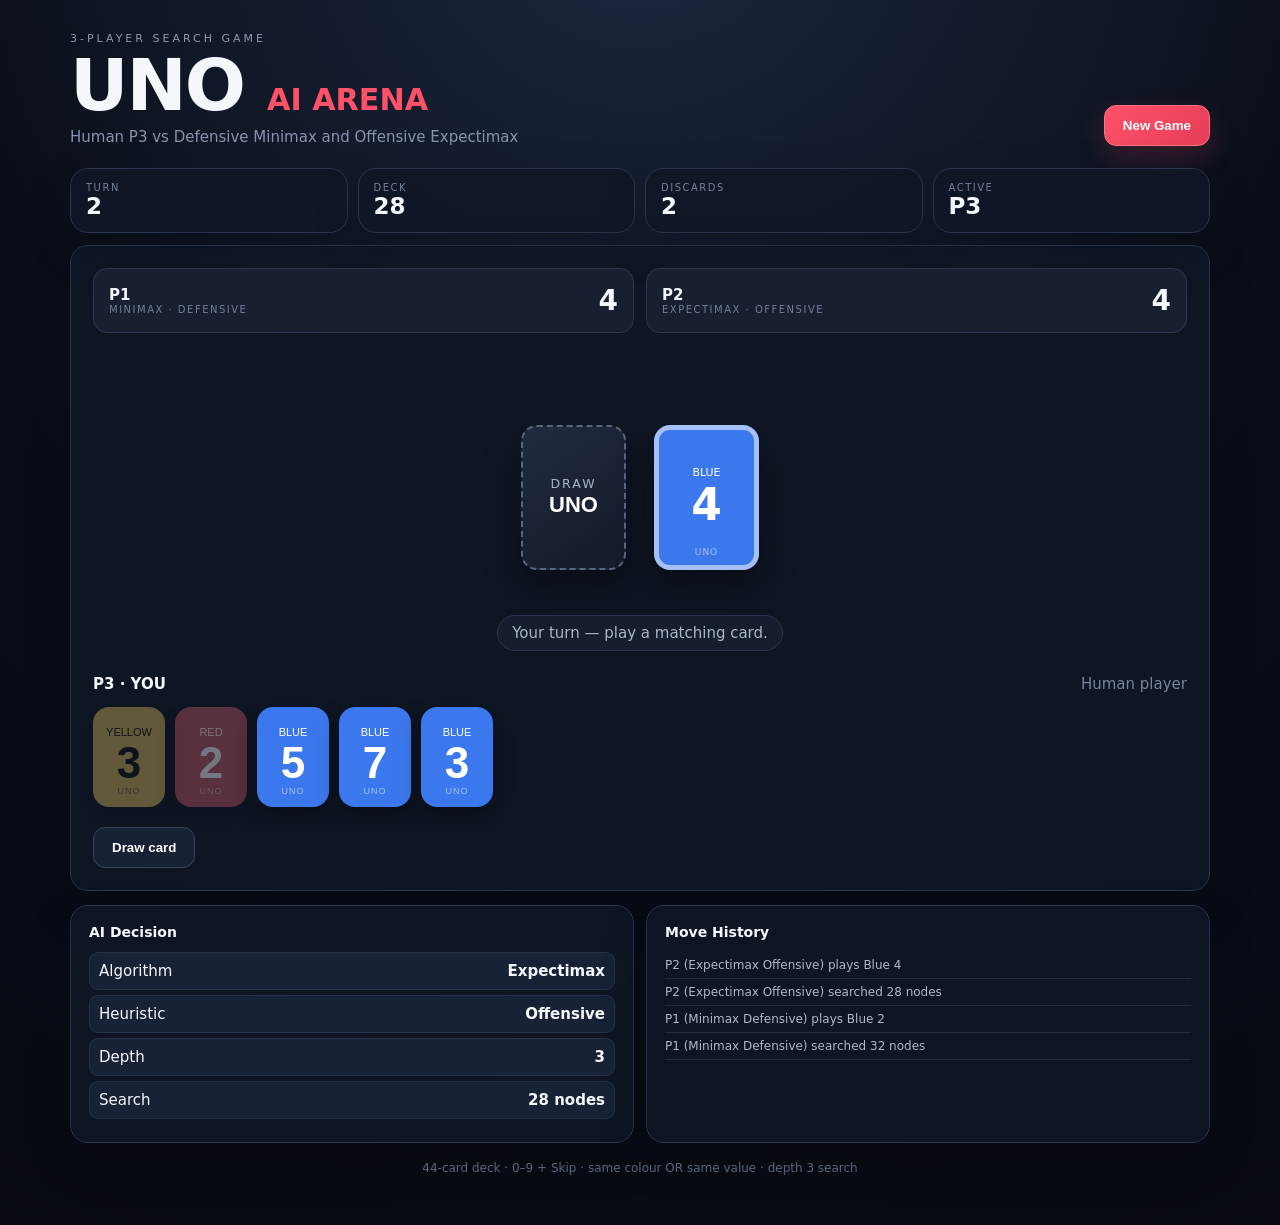
<file: index.html>
<!doctype html><html><head><meta charset="utf-8"><meta name="viewport" content="width=device-width,initial-scale=1"><title>UNO — Minimax vs Expectimax</title><link rel="stylesheet" href="web.css"></head><body><div class="app"><header><div><div class="eyebrow">3-PLAYER SEARCH GAME</div><h1>UNO <span>AI ARENA</span></h1><p>Human P3 vs Defensive Minimax and Offensive Expectimax</p></div><button id="newGame" class="primary">New Game</button></header><section class="stats"><div><small>TURN</small><b id="turn">0</b></div><div><small>DECK</small><b id="deck">0</b></div><div><small>DISCARDS</small><b id="discards">0</b></div><div><small>ACTIVE</small><b id="active">P1</b></div></section><section class="board"><div class="opponents"><article id="p1" class="player"><div><strong>P1</strong><span>MINIMAX · DEFENSIVE</span></div><div class="count" id="p1count">5</div></article><article id="p2" class="player"><div><strong>P2</strong><span>EXPECTIMAX · OFFENSIVE</span></div><div class="count" id="p2count">5</div></article></div><div class="center"><div class="deckCard"><small>DRAW</small><button id="draw">UNO</button></div><div id="topCard" class="card red"><span>Red</span><strong>0</strong></div><div id="message" class="message">P1 is thinking…</div></div><article id="p3" class="human"><div class="humanTitle"><strong>P3 · YOU</strong><span>Human player</span></div><div id="hand" class="hand"></div><button id="drawHuman" class="secondary">Draw card</button></article></section><aside><div class="aiPanel"><h2>AI Decision</h2><div id="aiInfo">Waiting…</div></div><div class="logPanel"><h2>Move History</h2><div id="log"></div></div></aside><footer>44-card deck · 0–9 + Skip · same colour OR same value · depth 3 search</footer></div><script src="app.js"></script></body></html>
</file>
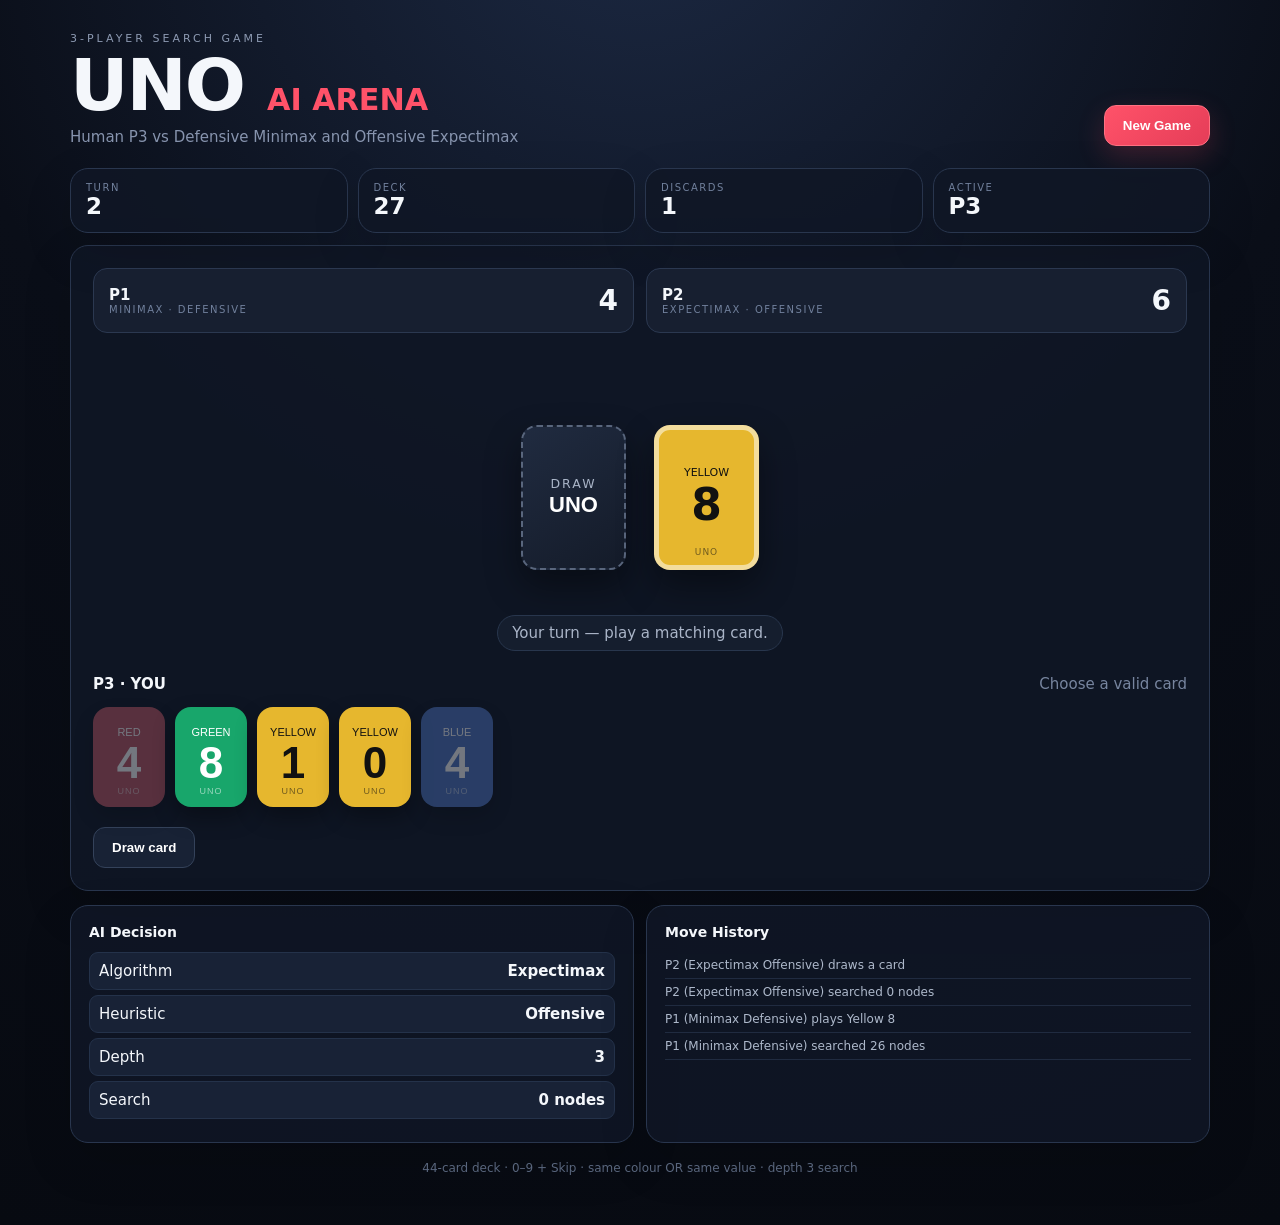
<file: web.html>
<!doctype html><html><head><meta charset="utf-8"><meta name="viewport" content="width=device-width,initial-scale=1"><title>UNO — Minimax vs Expectimax</title><link rel="stylesheet" href="web.css"></head><body><div class="app"><header><div><div class="eyebrow">3-PLAYER SEARCH GAME</div><h1>UNO <span>AI ARENA</span></h1><p>Human P3 vs Defensive Minimax and Offensive Expectimax</p></div><button id="newGame" class="primary">New Game</button></header><section class="stats"><div><small>TURN</small><b id="turn">0</b></div><div><small>DECK</small><b id="deck">0</b></div><div><small>DISCARDS</small><b id="discards">0</b></div><div><small>ACTIVE</small><b id="active">P1</b></div></section><section class="board"><div class="opponents"><article id="p1" class="player"><div><strong>P1</strong><span>MINIMAX · DEFENSIVE</span></div><div class="count" id="p1count">5</div></article><article id="p2" class="player"><div><strong>P2</strong><span>EXPECTIMAX · OFFENSIVE</span></div><div class="count" id="p2count">5</div></article></div><div class="center"><div class="deckCard"><small>DRAW</small><button id="draw">UNO</button></div><div id="topCard" class="card red"><span>Red</span><strong>0</strong></div><div id="message" class="message">Your turn. Play a matching card.</div></div><article id="p3" class="human"><div class="humanTitle"><strong>P3 · YOU</strong><span id="hint">Choose a valid card</span></div><div id="hand" class="hand"></div><button id="drawHuman" class="secondary">Draw card</button></article></section><aside><div class="aiPanel"><h2>AI Decision</h2><div id="aiInfo">Waiting for an AI turn…</div></div><div class="logPanel"><h2>Move History</h2><div id="log"></div></div></aside><footer>44-card deck · 0–9 + Skip · same colour OR same value · depth 3 search</footer></div><script src="app.js"></script></body></html>
</file>
<file: web.css>
*{box-sizing:border-box}body{margin:0;min-height:100vh;background:radial-gradient(circle at 50% -10%,#1c2943 0,#0a0e18 48%,#070a11 100%);color:#f4f7fb;font:15px Inter,system-ui,sans-serif}.app{max-width:1180px;margin:auto;padding:32px 20px}.eyebrow{font-size:11px;letter-spacing:3px;color:#8d9ab2}header{display:flex;justify-content:space-between;align-items:flex-end;gap:20px;margin-bottom:22px}h1{font-size:clamp(42px,6vw,72px);line-height:.9;margin:8px 0;letter-spacing:-2px}h1 span{color:#ff5269;font-size:.42em;letter-spacing:0}p{color:#8794ae;margin:10px 0 0}.primary,.secondary{border-radius:12px;padding:12px 18px;cursor:pointer;font-weight:750;transition:.18s}.primary{border:1px solid #ff7182;background:linear-gradient(135deg,#ff5269,#e53d58);color:white;box-shadow:0 10px 28px #ff526933}.primary:hover{transform:translateY(-2px);box-shadow:0 14px 34px #ff526944}.secondary{background:#182235;color:#fff;border:1px solid #34425a}.secondary:hover{background:#202d44}.stats{display:grid;grid-template-columns:repeat(4,1fr);gap:10px;margin:0 0 12px}.stats div,.board,.aiPanel,.logPanel{background:#101725dd;border:1px solid #29364e;border-radius:18px;box-shadow:0 18px 50px #0002}.stats div{padding:13px 15px}.stats small,.player span{display:block;color:#71809c;font-size:10px;letter-spacing:1.5px}.stats b{font-size:23px}.board{padding:22px}.opponents{display:grid;grid-template-columns:1fr 1fr;gap:12px}.player{display:flex;justify-content:space-between;align-items:center;background:#171f30;border:1px solid #2b3850;border-radius:14px;padding:15px;transition:.2s}.player.active{border-color:#ff5269;box-shadow:0 0 0 1px #ff526944,0 8px 25px #ff526914}.player strong{display:block}.count{font-size:28px;font-weight:800}.center{min-height:330px;display:flex;align-items:center;justify-content:center;gap:28px;position:relative}.deckCard,.card{width:105px;height:145px;border-radius:16px;box-shadow:0 16px 35px #0006}.deckCard{background:linear-gradient(145deg,#202b40,#141b29);border:2px dashed #59667d;display:flex;flex-direction:column;align-items:center;justify-content:center;color:#aab5c8}.deckCard small{letter-spacing:2px}.deckCard button{border:0;background:none;color:#fff;font-weight:900;font-size:22px;cursor:pointer}.card{display:flex;flex-direction:column;align-items:center;justify-content:center;color:#fff;border:5px solid #fff8;position:relative}.card:after{content:'UNO';position:absolute;font-size:9px;letter-spacing:1px;bottom:8px;opacity:.55}.card span{font-size:11px;text-transform:uppercase}.card strong{font-size:44px}.red{background:#e94b5f}.blue{background:#3c78ed}.green{background:#18a66b}.yellow{background:#e6b72e;color:#111}.yellow.card{color:#111}.message{position:absolute;bottom:12px;color:#aab5c8;background:#151e2e;border:1px solid #28364d;border-radius:999px;padding:8px 14px}.human{padding-top:12px}.humanTitle{display:flex;justify-content:space-between;margin-bottom:14px}.humanTitle span{color:#77859f}.hand{display:flex;flex-wrap:wrap;gap:10px;min-height:120px}.hand .card{width:72px;height:100px;border:3px solid transparent;cursor:pointer;transition:.18s;box-shadow:0 10px 22px #0005}.hand .card:not(:disabled):hover{transform:translateY(-8px) rotate(-1deg);box-shadow:0 18px 30px #0007}.hand .card:disabled{opacity:.42;cursor:not-allowed;filter:saturate(.65)}aside{display:grid;grid-template-columns:1fr 1fr;gap:12px;margin-top:14px}.aiPanel,.logPanel{padding:18px}h2{font-size:14px;margin:0 0 12px}.aiPanel{min-height:130px}.decision{display:flex;justify-content:space-between;gap:12px;padding:9px;background:#182236;border:1px solid #24324a;border-radius:9px;margin:5px 0}.decision b{color:#f4f7fb;text-align:right}.log{font-size:12px;color:#aeb9cb;padding:6px 0;border-bottom:1px solid #202b40}.winner-overlay{position:fixed;inset:0;z-index:100;display:flex;align-items:center;justify-content:center;background:#050812d9;backdrop-filter:blur(10px);animation:winnerFade .25s ease}.winner-card{text-align:center;padding:48px 64px;border:1px solid #ff6074;border-radius:28px;background:linear-gradient(145deg,#1b2437,#0e1421);box-shadow:0 30px 100px #0009,0 0 60px #ff526933;animation:winnerPop .4s cubic-bezier(.2,.8,.2,1)}.winner-card .trophy{font-size:54px;margin-bottom:8px}.winner-card .label{font-size:12px;letter-spacing:4px;text-transform:uppercase;color:#9aa8bf}.winner-card h2{font-size:clamp(42px,7vw,78px);line-height:.95;margin:10px 0 14px;color:#fff}.winner-card p{font-size:16px;margin:0 0 24px}.winner-card button{border:1px solid #ff7182;background:linear-gradient(135deg,#ff5269,#e53d58);color:#fff;border-radius:12px;padding:13px 22px;font-weight:800;cursor:pointer}.hidden{display:none!important}@keyframes winnerPop{from{transform:scale(.82);opacity:0}to{transform:scale(1);opacity:1}}@keyframes winnerFade{from{opacity:0}to{opacity:1}}footer{text-align:center;color:#59667d;margin:18px;font-size:12px}@media(max-width:700px){aside{grid-template-columns:1fr}.stats{grid-template-columns:repeat(2,1fr)}.center{min-height:250px}.opponents{grid-template-columns:1fr}header{align-items:flex-start;flex-direction:column}.primary{width:100%}.winner-card{padding:38px 28px;margin:20px}}
</file>
